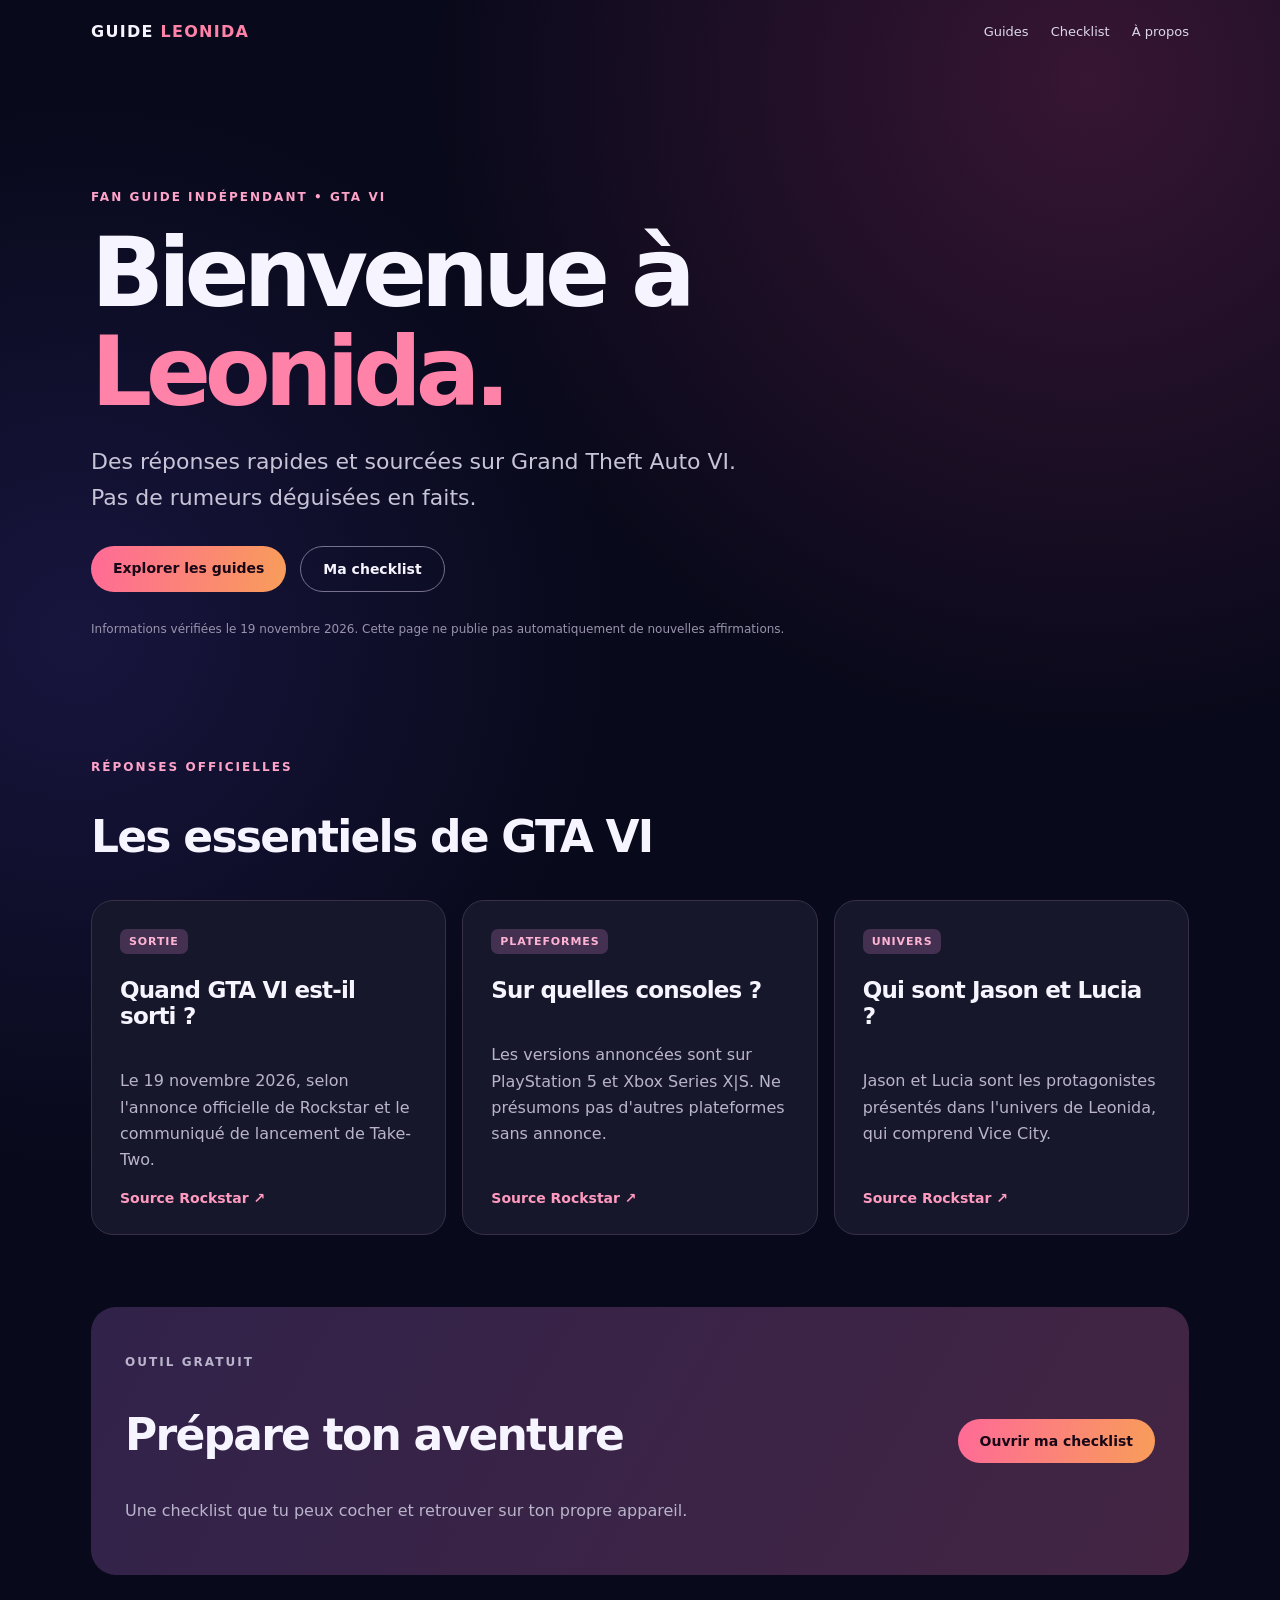
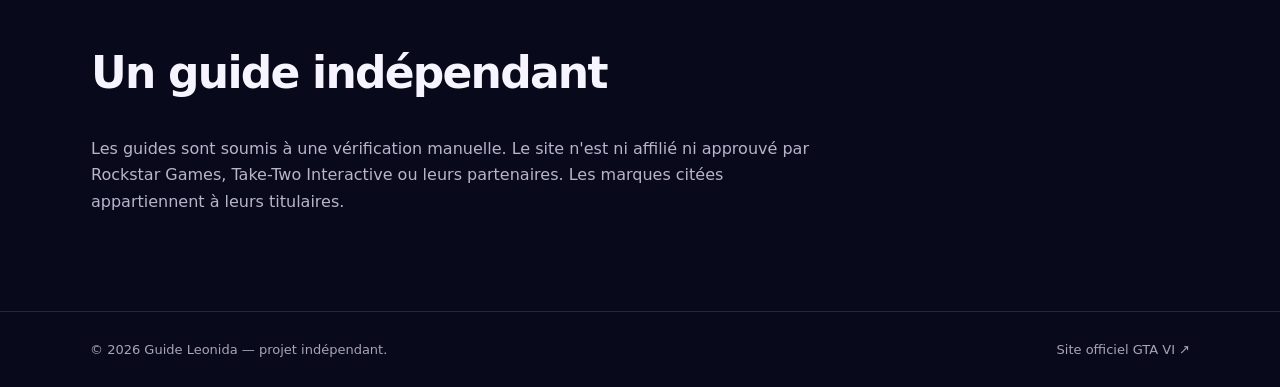
<file: web/index.html>
<!doctype html>
<html lang="fr"><head><meta charset="utf-8"><meta name="viewport" content="width=device-width, initial-scale=1">
<meta name="description" content="Guide GTA VI indépendant : informations officielles, plateformes, personnages et checklist de lancement.">
<title>Guide Leonida — GTA VI</title><link rel="stylesheet" href="style.css"></head>
<body><header class="top"><a href="index.html" class="brand">GUIDE <b>LEONIDA</b></a><nav><a href="#guides">Guides</a><a href="checklist.html">Checklist</a><a href="#apropos">À propos</a></nav></header>
<main><section class="hero"><p class="eyebrow">FAN GUIDE INDÉPENDANT • GTA VI</p><h1>Bienvenue à <span>Leonida.</span></h1><p class="lead">Des réponses rapides et sourcées sur Grand Theft Auto VI. Pas de rumeurs déguisées en faits.</p><div class="actions"><a class="primary" href="#guides">Explorer les guides</a><a class="secondary" href="checklist.html">Ma checklist</a></div><p class="tiny">Informations vérifiées le 19 novembre 2026. Cette page ne publie pas automatiquement de nouvelles affirmations.</p></section>
<section id="guides"><div class="sectionhead"><p class="eyebrow">RÉPONSES OFFICIELLES</p><h2>Les essentiels de GTA VI</h2></div>
<div class="grid"><article class="card"><div class="pill">SORTIE</div><h3>Quand GTA VI est-il sorti ?</h3><p>Le 19 novembre 2026, selon l'annonce officielle de Rockstar et le communiqué de lancement de Take-Two.</p><a href="https://www.rockstargames.com/newswire/article/ak3ak31a49a221/grand-theft-auto-vi-is-now-set-to-launch-november-19-2026" target="_blank" rel="noopener noreferrer">Source Rockstar ↗</a></article>
<article class="card"><div class="pill">PLATEFORMES</div><h3>Sur quelles consoles ?</h3><p>Les versions annoncées sont sur PlayStation 5 et Xbox Series X|S. Ne présumons pas d'autres plateformes sans annonce.</p><a href="https://www.rockstargames.com/VI" target="_blank" rel="noopener noreferrer">Source Rockstar ↗</a></article>
<article class="card"><div class="pill">UNIVERS</div><h3>Qui sont Jason et Lucia ?</h3><p>Jason et Lucia sont les protagonistes présentés dans l'univers de Leonida, qui comprend Vice City.</p><a href="https://www.rockstargames.com/VI" target="_blank" rel="noopener noreferrer">Source Rockstar ↗</a></article></div></section>
<section class="spot"><div><p class="eyebrow">OUTIL GRATUIT</p><h2>Prépare ton aventure</h2><p>Une checklist que tu peux cocher et retrouver sur ton propre appareil.</p></div><a class="primary" href="checklist.html">Ouvrir ma checklist</a></section>
<section id="apropos" class="about"><h2>Un guide indépendant</h2><p>Les guides sont soumis à une vérification manuelle. Le site n'est ni affilié ni approuvé par Rockstar Games, Take-Two Interactive ou leurs partenaires. Les marques citées appartiennent à leurs titulaires.</p></section></main><footer><span>© 2026 Guide Leonida — projet indépendant.</span><a href="https://www.rockstargames.com/VI" target="_blank" rel="noopener noreferrer">Site officiel GTA VI ↗</a></footer></body></html>
</file>
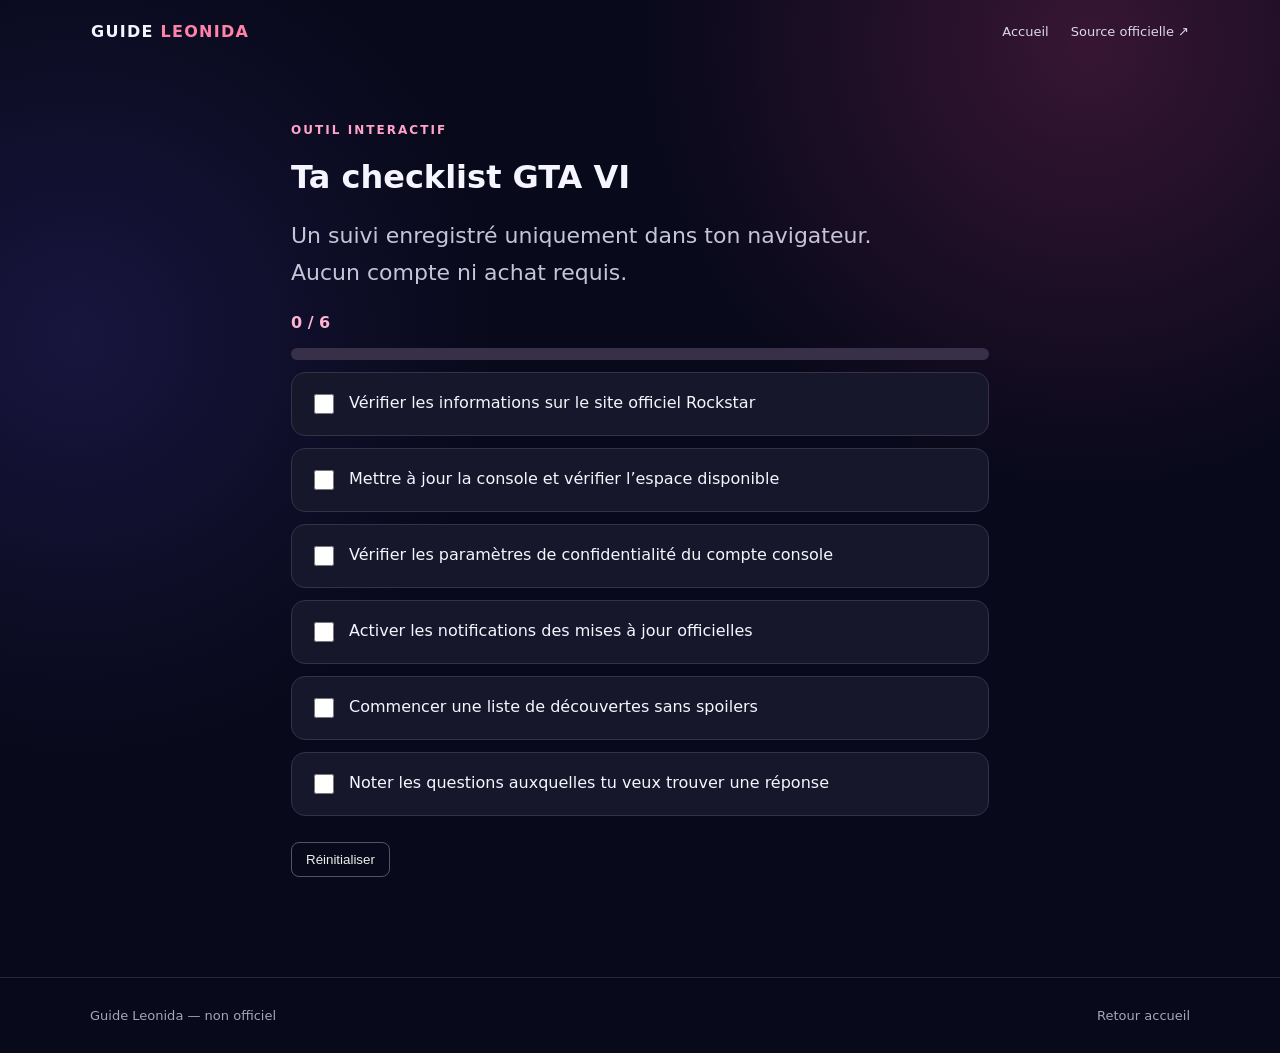
<file: web/checklist.html>
<!doctype html><html lang="fr"><head><meta charset="utf-8"><meta name="viewport" content="width=device-width, initial-scale=1"><title>Checklist GTA VI — Guide Leonida</title><link rel="stylesheet" href="style.css"></head><body><header class="top"><a href="index.html" class="brand">GUIDE <b>LEONIDA</b></a><nav><a href="index.html">Accueil</a><a href="https://www.rockstargames.com/VI">Source officielle ↗</a></nav></header><main class="checklist"><p class="eyebrow">OUTIL INTERACTIF</p><h1>Ta checklist GTA VI</h1><p class="lead">Un suivi enregistré uniquement dans ton navigateur. Aucun compte ni achat requis.</p><p class="counter" id="counter">0 / 6</p><div class="progress"><div class="bar" id="bar"></div></div><div id="items"></div><button class="reset" id="reset">Réinitialiser</button></main><footer><span>Guide Leonida — non officiel</span><a href="index.html">Retour accueil</a></footer><script>
const tasks=["Vérifier les informations sur le site officiel Rockstar","Mettre à jour la console et vérifier l’espace disponible","Vérifier les paramètres de confidentialité du compte console","Activer les notifications des mises à jour officielles","Commencer une liste de découvertes sans spoilers","Noter les questions auxquelles tu veux trouver une réponse"];
const key="guide-leonida-checklist-v1";let done=[];try{done=JSON.parse(localStorage.getItem(key)||"[]")}catch(e){done=[]}if(!Array.isArray(done))done=[];
function paint(){const box=document.getElementById("items");box.replaceChildren();tasks.forEach((task,i)=>{const lab=document.createElement("label");lab.className="task";const c=document.createElement("input");c.type="checkbox";c.checked=done.includes(i);c.addEventListener("change",()=>{done=c.checked?[...new Set([...done,i])]:done.filter(x=>x!==i);localStorage.setItem(key,JSON.stringify(done));paint()});const span=document.createElement("span");span.textContent=task;lab.append(c,span);box.append(lab)});document.getElementById("counter").textContent=done.length+" / "+tasks.length;document.getElementById("bar").style.width=(done.length/tasks.length*100)+"%"}paint();document.getElementById("reset").addEventListener("click",()=>{done=[];localStorage.removeItem(key);paint()});
</script></body></html>
</file>
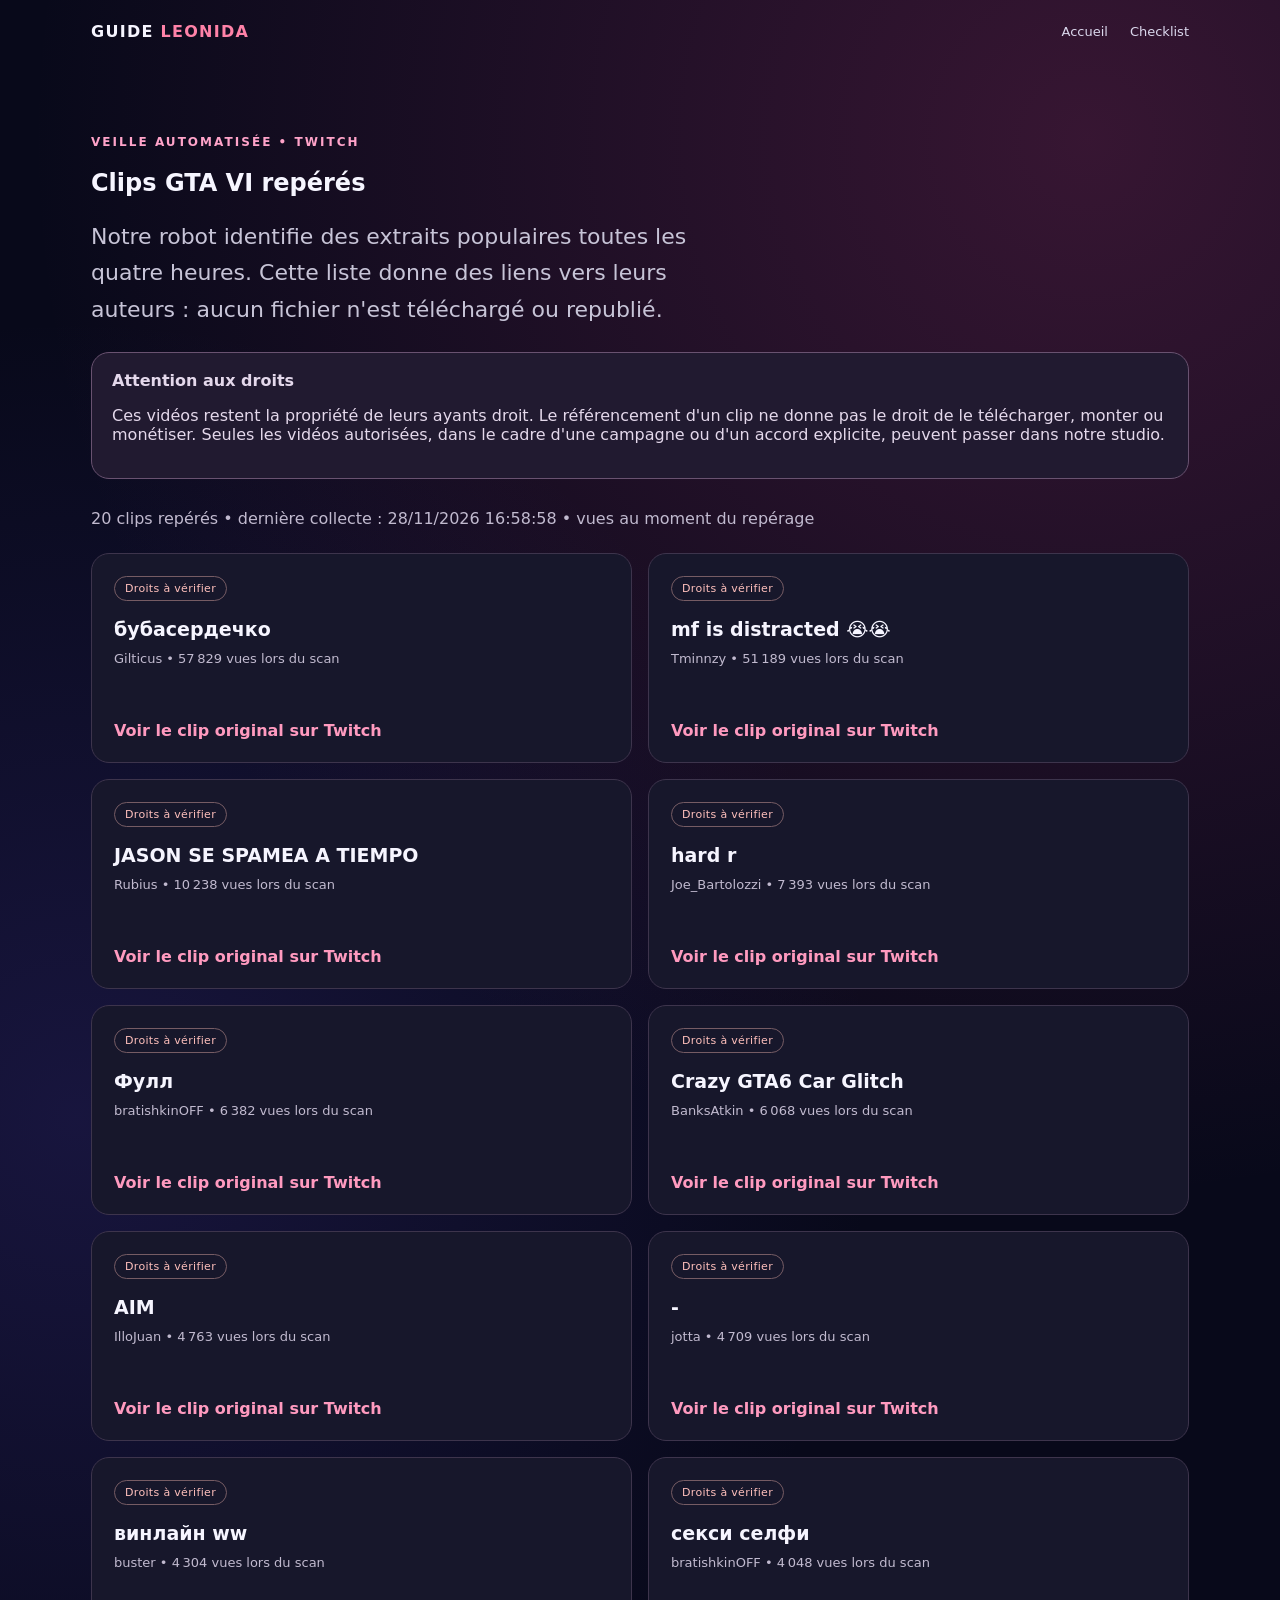
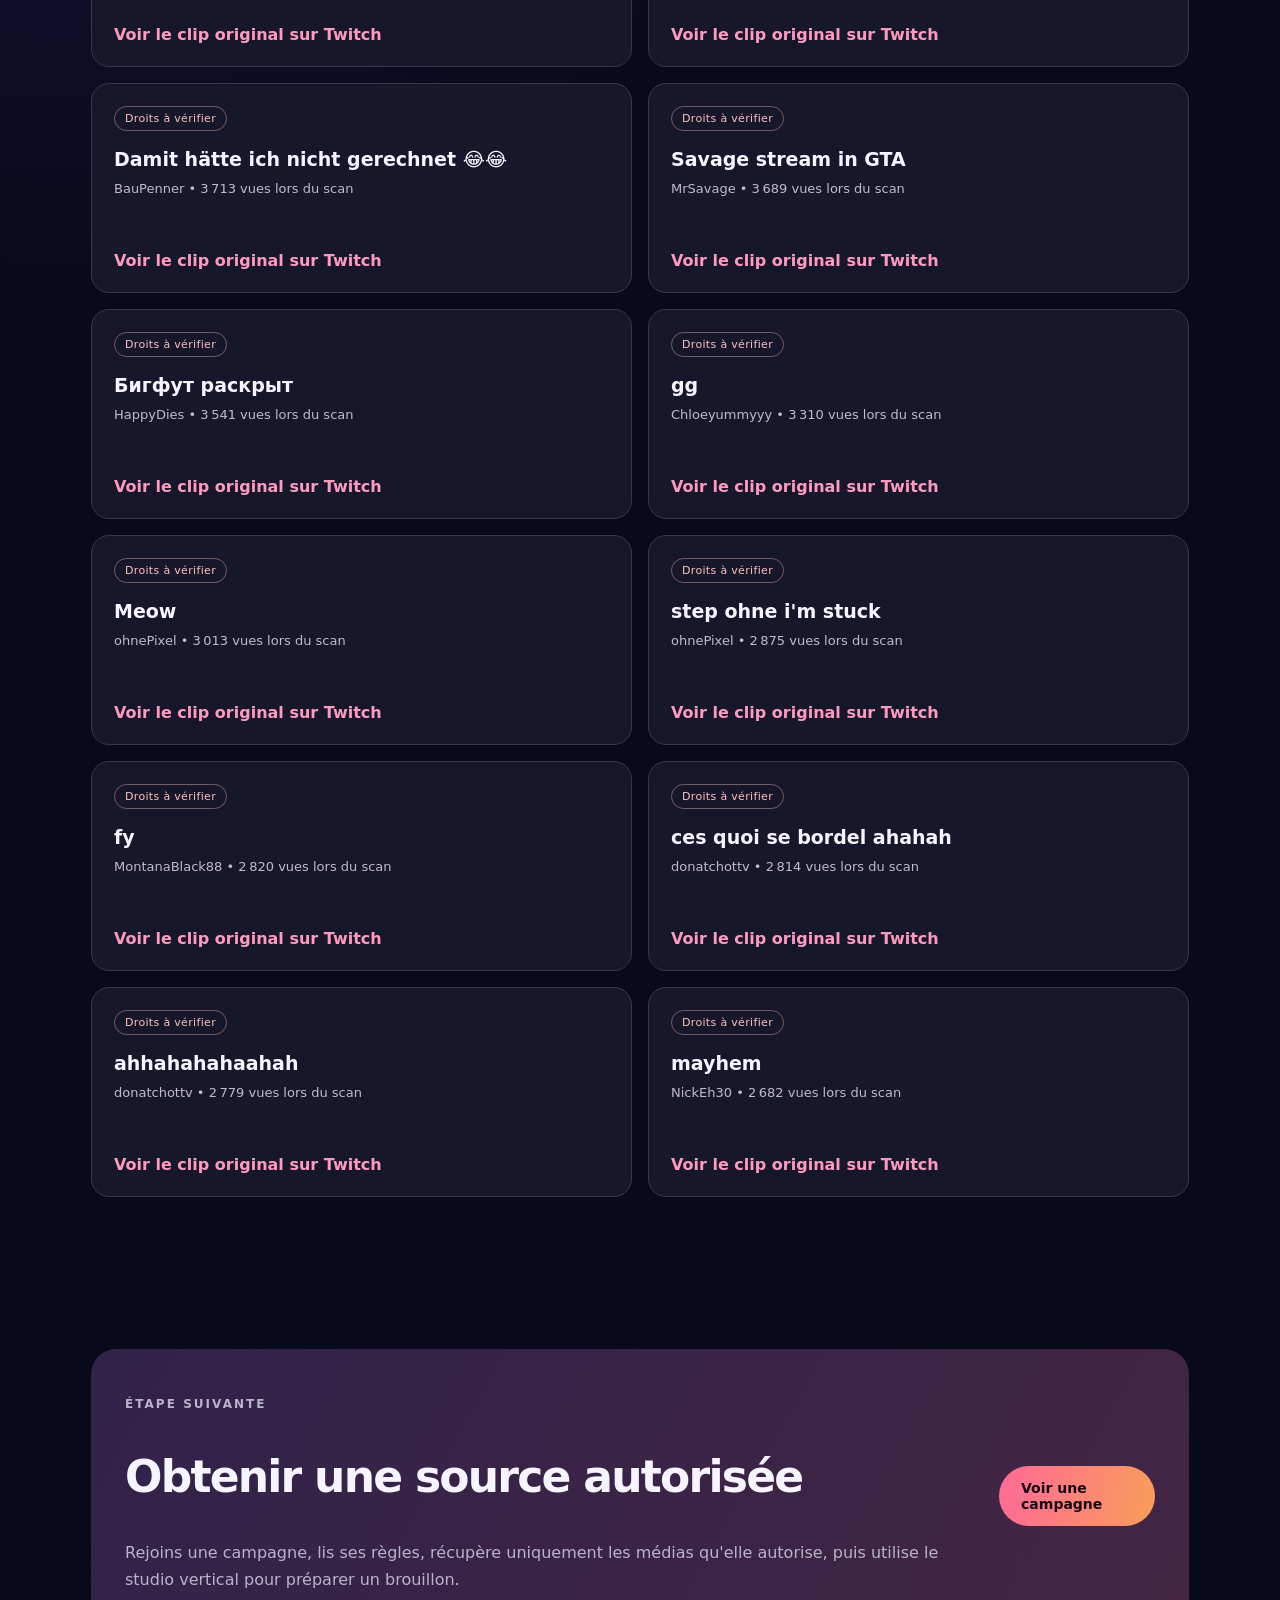
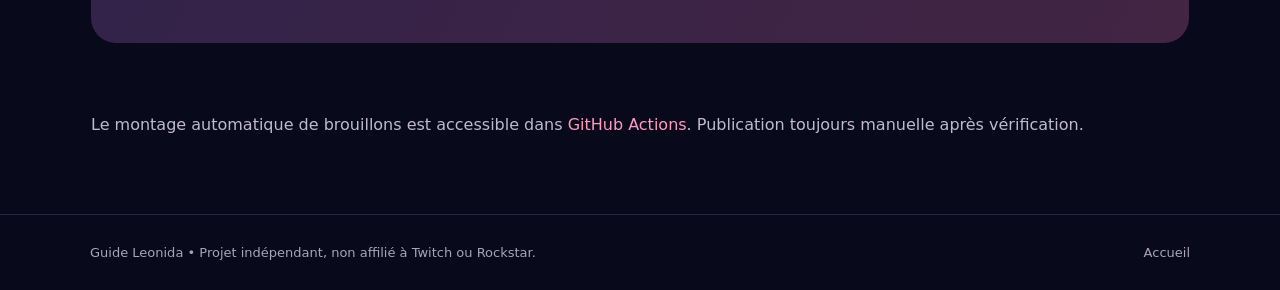
<file: web/clips.html>
<!doctype html>
<html lang="fr"><head><meta charset="utf-8"><meta name="viewport" content="width=device-width,initial-scale=1">
<meta name="description" content="Veille GTA VI : clips populaires repérés sur Twitch, avec statut des droits, sans réutilisation automatique.">
<title>Veille clips — Guide Leonida</title><link rel="stylesheet" href="style.css">
<style>
.notice{border:1px solid #695270;background:#211a30;border-radius:18px;padding:18px 20px;margin:24px 0 30px;color:#e4d8eb}
.queue{display:grid;grid-template-columns:repeat(2,minmax(0,1fr));gap:16px;margin:25px 0 60px}
.item{background:#17172b;border:1px solid #3d344c;border-radius:18px;padding:22px;display:flex;flex-direction:column;gap:9px;min-height:210px}
.item h3{margin:7px 0 0;font-size:19px;line-height:1.35}
.item p{margin:0;color:#c1bacf;font-size:13px}
.item a{color:#ff9abf;font-weight:700;margin-top:auto}
.tag{display:inline-block;border:1px solid #765c64;border-radius:30px;color:#ffc0bc;padding:5px 10px;font-size:11px;letter-spacing:.03em;align-self:start}
.sub{color:#c1bacf}.foot{margin-bottom:80px}.link{color:#ff9abf}
@media(max-width:700px){.queue{grid-template-columns:1fr}}
</style></head><body>
<header class="top"><a class="brand" href="index.html">GUIDE <b>LEONIDA</b></a><nav><a href="index.html">Accueil</a><a href="checklist.html">Checklist</a></nav></header>
<main><section style="padding:60px 0 20px">
<p class="eyebrow">VEILLE AUTOMATISÉE • TWITCH</p><h1>Clips GTA VI repérés</h1>
<p class="lead">Notre robot identifie des extraits populaires toutes les quatre heures. Cette liste donne des liens vers leurs auteurs : aucun fichier n'est téléchargé ou republié.</p>
<div class="notice"><strong>Attention aux droits</strong><p>Ces vidéos restent la propriété de leurs ayants droit. Le référencement d'un clip ne donne pas le droit de le télécharger, monter ou monétiser. Seules les vidéos autorisées, dans le cadre d'une campagne ou d'un accord explicite, peuvent passer dans notre studio.</p></div>
<p class="sub" id="updated">Chargement des derniers clips…</p>
<section class="queue" id="queue" aria-label="Clips à examiner"></section></section>
<section class="spot"><div><p class="eyebrow">ÉTAPE SUIVANTE</p><h2>Obtenir une source autorisée</h2><p>Rejoins une campagne, lis ses règles, récupère uniquement les médias qu'elle autorise, puis utilise le studio vertical pour préparer un brouillon.</p></div><a class="primary" href="https://contentrewards.com/c/campaigns/40046522-56d9-45ad-9198-faea8eca90c6" target="_blank" rel="noopener noreferrer">Voir une campagne</a></section>
<p class="foot sub">Le montage automatique de brouillons est accessible dans <a class="link" href="https://github.com/Doryan92290/gta6-business-suite/actions/workflows/clip_studio.yml" target="_blank" rel="noopener noreferrer">GitHub Actions</a>. Publication toujours manuelle après vérification.</p></main><footer><span>Guide Leonida • Projet indépendant, non affilié à Twitch ou Rockstar.</span><a href="index.html">Accueil</a></footer>
<script>
const target=document.getElementById('queue');
function elt(tag,cls,txt){const e=document.createElement(tag);if(cls)e.className=cls;if(txt!==undefined)e.textContent=String(txt);return e;}
(async()=>{
try{
const response=await fetch('clips.json',{cache:'no-store'});if(!response.ok)throw new Error('Liste momentanément indisponible');
const data=await response.json(), clips=Array.isArray(data.clips)?data.clips:[];
document.getElementById('updated').textContent=clips.length+' clips repérés • dernière collecte : '+(data.updated_at?new Date(data.updated_at).toLocaleString('fr-FR'):'inconnue')+' • vues au moment du repérage';
if(!clips.length){target.append(elt('p','sub','Aucun clip affiché pour le moment. Réessaie après la prochaine collecte.'));return;}
for(const clip of clips){
const u=new URL(clip.url);if(u.protocol!=='https:'||u.hostname!=='www.twitch.tv'&&u.hostname!=='twitch.tv')continue;
const card=elt('article','item');
card.append(elt('span','tag','Droits à vérifier'));
card.append(elt('h3','',clip.title||'Clip'));
card.append(elt('p','',String(clip.creator||'Twitch')+' • '+Number(clip.views||0).toLocaleString('fr-FR')+' vues lors du scan'));
const link=elt('a','','Voir le clip original sur Twitch');link.href=u.href;link.target='_blank';link.rel='noopener noreferrer';card.append(link);target.append(card);
}
}catch(err){document.getElementById('updated').textContent='La liste est momentanément indisponible.';target.append(elt('p','sub','Le site reste accessible pendant le prochain scan Twitch.'))}
})();
</script></body></html>
</file>
<file: web/style.css>
:root{font-family:Inter,ui-sans-serif,system-ui,-apple-system,BlinkMacSystemFont,"Segoe UI",sans-serif;color:#fff;scroll-behavior:smooth}*{box-sizing:border-box}body{margin:0;min-height:100vh;background:radial-gradient(circle at 85% 4%,#ae367048,transparent 30%),radial-gradient(circle at 6% 32%,#5443c635,transparent 30%),#08091a;color:#f6f5ff}a{color:inherit;text-decoration:none}a:hover{opacity:.85}.top{max-width:1150px;margin:0 auto;display:flex;align-items:center;justify-content:space-between;padding:22px 26px}.brand{font-weight:900;letter-spacing:.08em}.brand b{color:#ff82a8}nav{display:flex;gap:22px;font-size:13px;color:#dbd8ed}main{max-width:1150px;margin:auto;padding:0 26px}.hero{padding:115px 0 100px;max-width:820px}.eyebrow{font-size:12px;letter-spacing:.17em;color:#ffa3c9;font-weight:800}.hero h1{font-size:clamp(48px,8vw,96px);line-height:1.03;letter-spacing:-.065em;margin:20px 0}.hero h1 span{color:#ff82a8}.lead{font-size:clamp(17px,2vw,22px);max-width:650px;color:#c7c4d7;line-height:1.65}.actions{display:flex;gap:14px;flex-wrap:wrap;margin:30px 0}.primary,.secondary{border-radius:999px;padding:14px 22px;display:inline-block;font-weight:800;font-size:14px}.primary{background:linear-gradient(100deg,#ff6a97,#f89d59);color:#180717}.secondary{border:1px solid #77718d}.tiny{font-size:12px;color:#9993ad}.sectionhead{margin-bottom:22px}h2{font-size:clamp(28px,4vw,44px);line-height:1.2;letter-spacing:-.04em}.grid{display:grid;grid-template-columns:repeat(3,minmax(0,1fr));gap:16px}.card{padding:28px;background:#17172b;border:1px solid #373047;border-radius:22px;min-height:295px;display:flex;flex-direction:column;align-items:flex-start}.pill{background:#443152;color:#ffb3d3;border-radius:7px;padding:6px 9px;font-size:11px;font-weight:900;letter-spacing:.08em}.card h3{font-size:23px;letter-spacing:-.035em}.card p,.spot p,.about p{color:#b9b4cb;line-height:1.65}.card a{margin-top:auto;color:#ff9abf;font-weight:700;font-size:14px}.spot{margin:72px 0;display:flex;align-items:center;justify-content:space-between;gap:24px;border-radius:25px;background:linear-gradient(120deg,#31224a,#432543);padding:34px}.about{padding:0 0 80px;max-width:750px}footer{border-top:1px solid #29243b;padding:30px max(26px,calc((100vw - 1100px)/2));display:flex;justify-content:space-between;gap:15px;color:#a9a4b8;font-size:13px}.checklist{max-width:750px;margin:60px auto 100px}.task{display:flex;gap:12px;align-items:flex-start;background:#17172b;border:1px solid #373047;border-radius:14px;padding:18px;margin:12px 0}.task input{width:20px;height:20px;accent-color:#ff82a8;flex-shrink:0}.task span{line-height:1.45}.progress{height:12px;border-radius:99px;background:#383049;overflow:hidden}.bar{height:100%;background:#ff82a8;width:0;transition:width .25s}.counter{color:#ffb4d1;font-weight:800}.reset{background:transparent;border:1px solid #5c5067;color:#eee;border-radius:8px;padding:9px 14px;margin-top:14px;cursor:pointer}@media(max-width:750px){.top{padding:20px 18px;align-items:flex-start;gap:15px;flex-direction:column}main{padding:0 18px}.hero{padding:68px 0 75px}.grid{grid-template-columns:1fr}.card{min-height:250px}.spot{margin:50px 0;flex-direction:column;align-items:flex-start}footer{flex-direction:column}}
</file>
